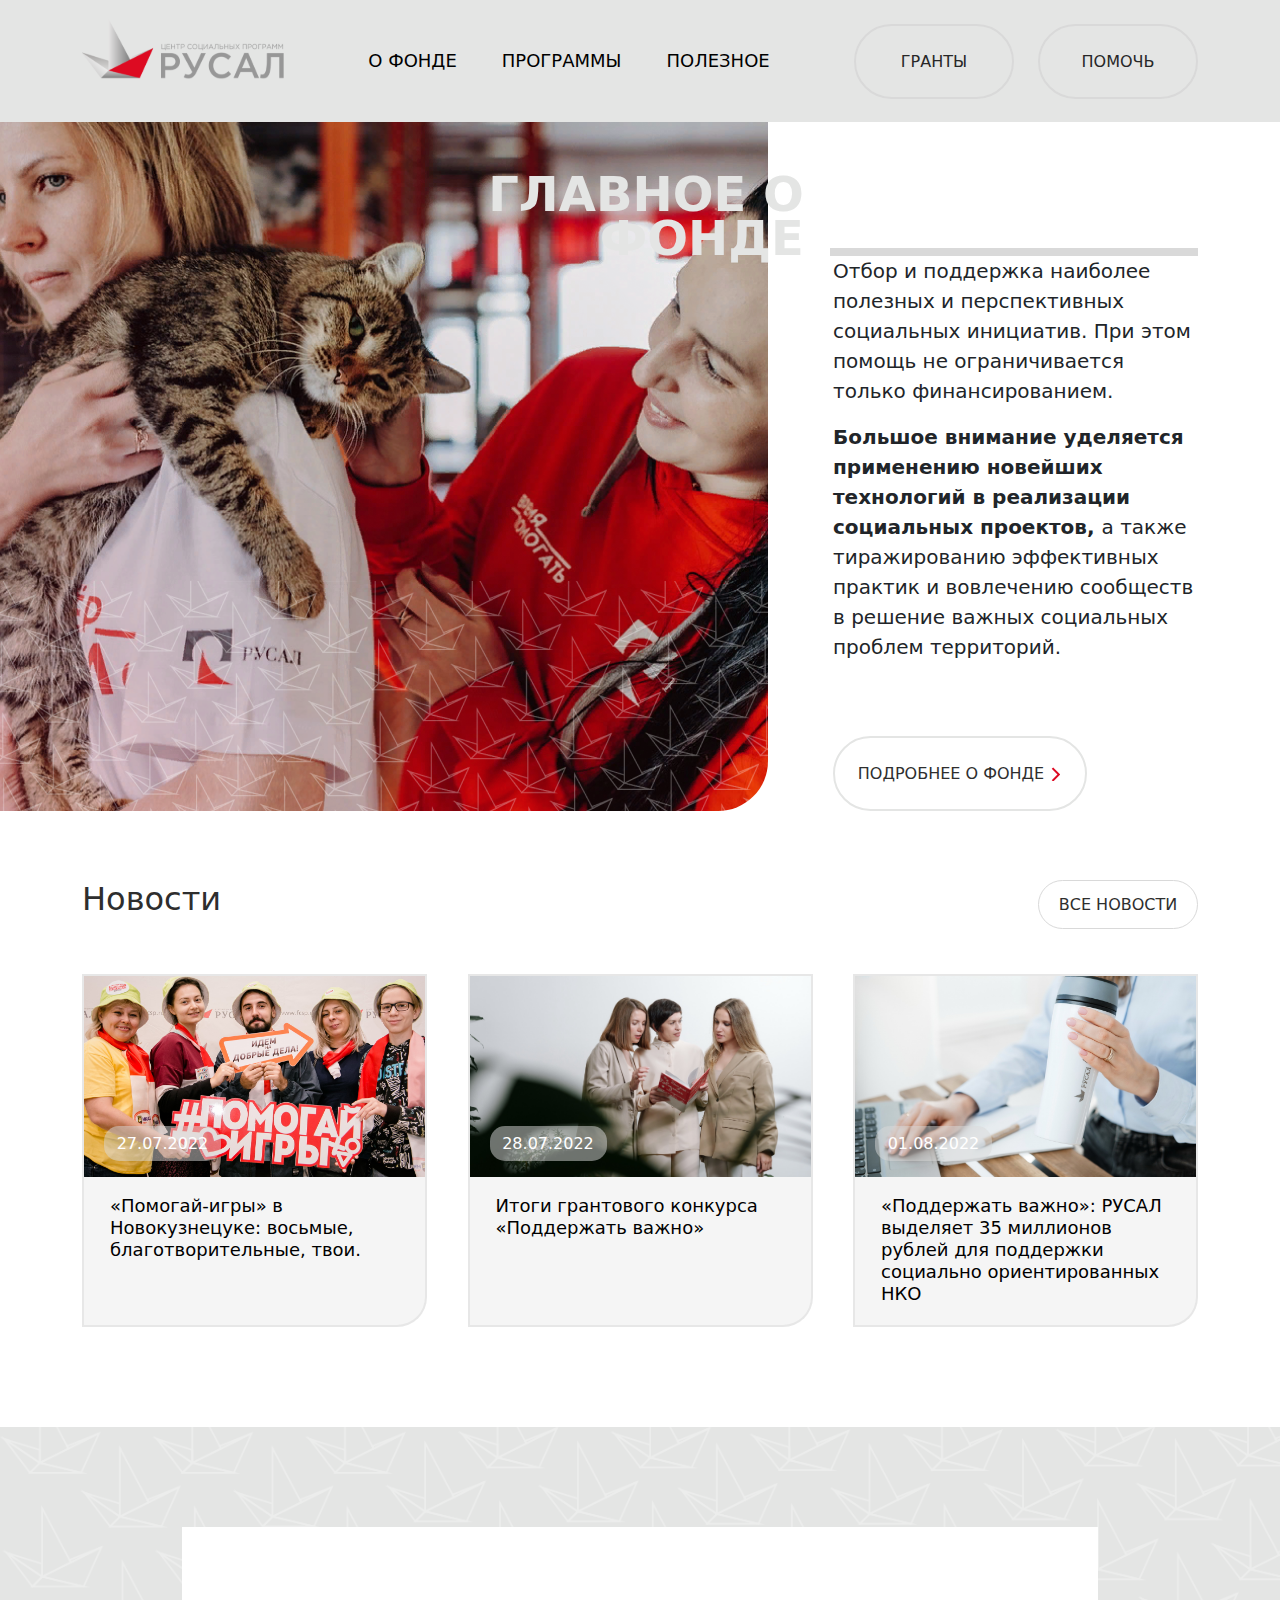
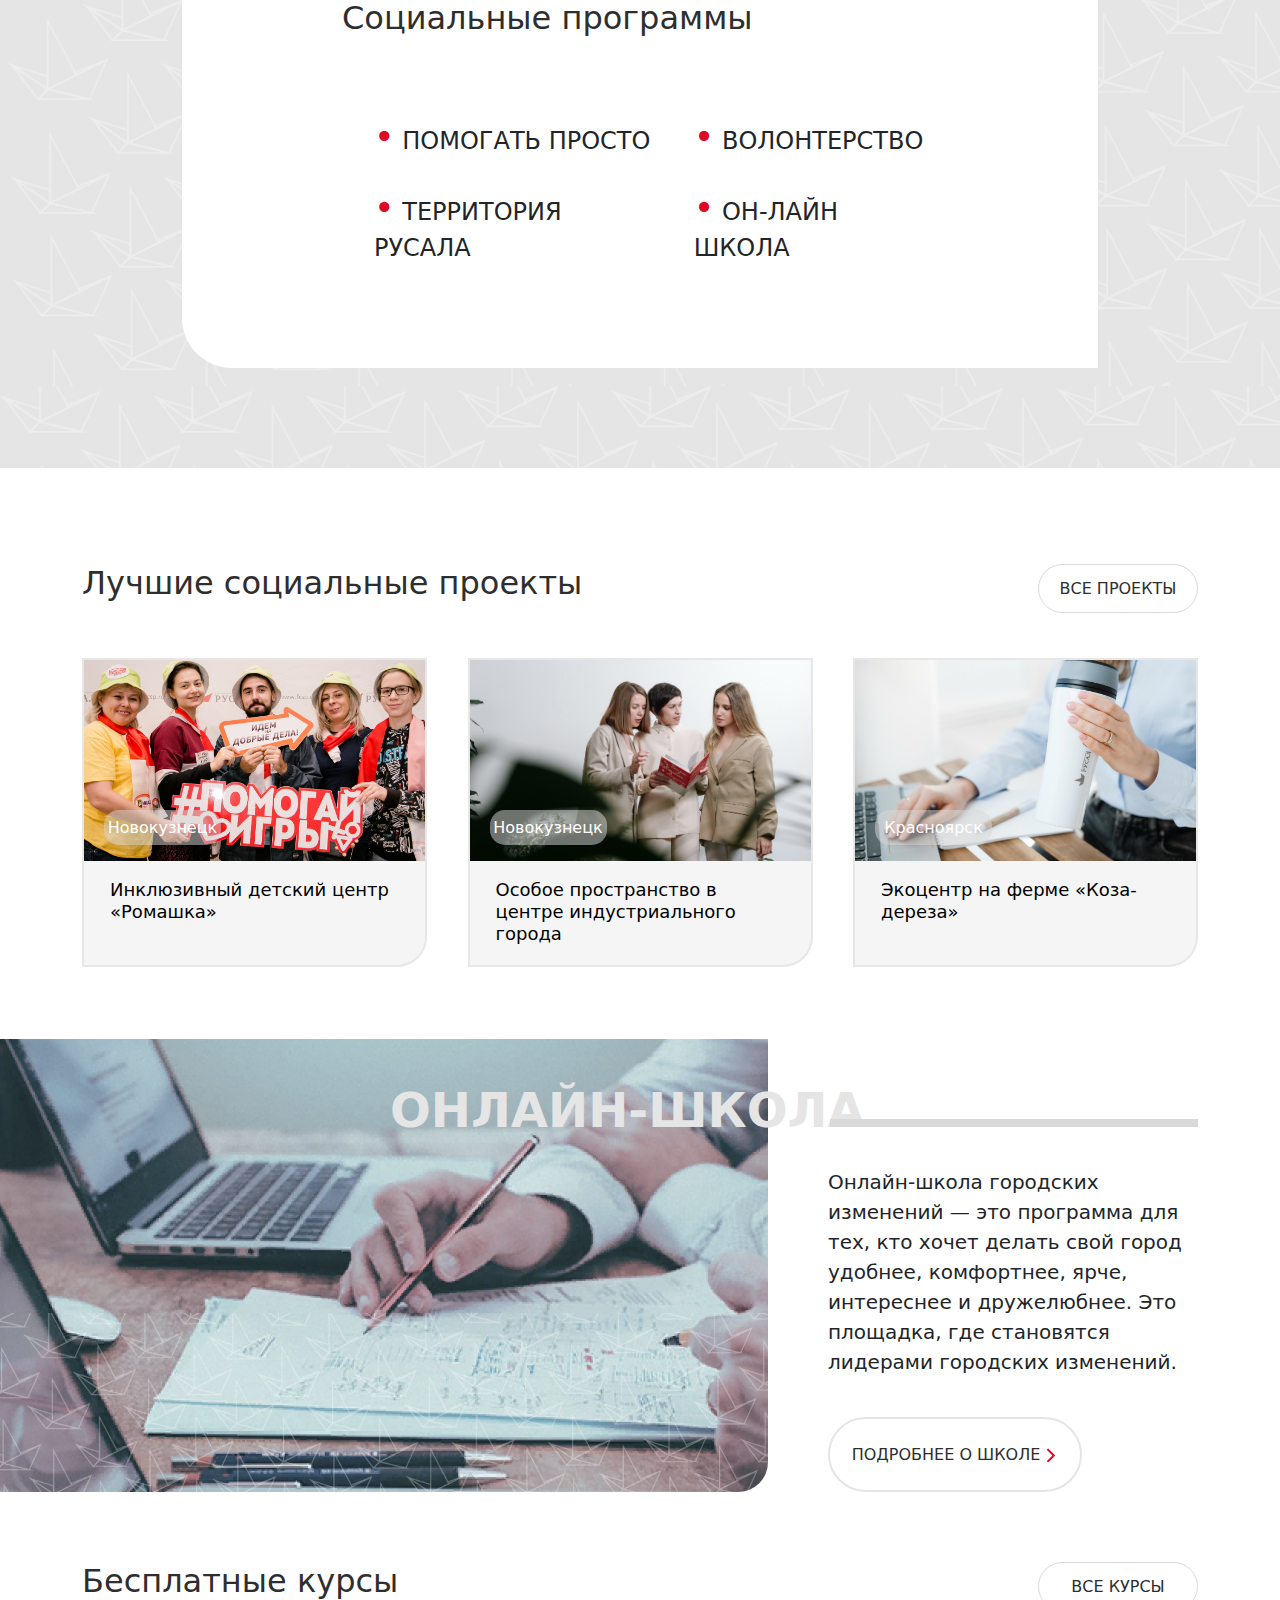
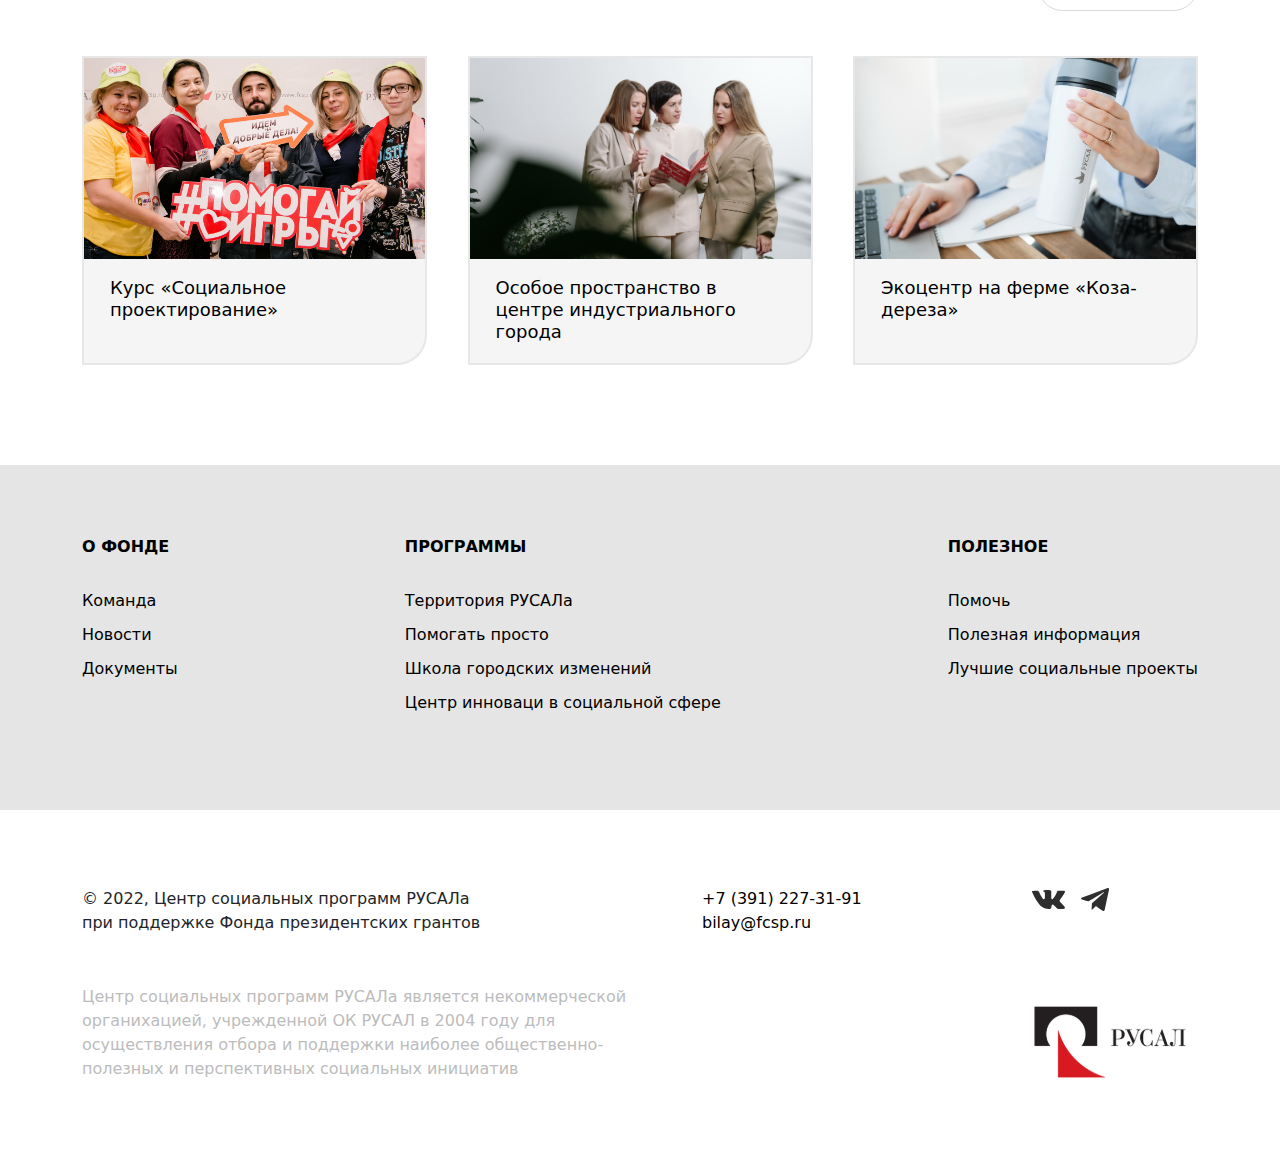
<file: index.html>
<!DOCTYPE html>
<html lang="ru">
<head>
    <meta charset="UTF-8">
    <meta http-equiv="X-UA-Compatible" content="IE=edge">
    <meta name="viewport" content="width=device-width, initial-scale=1.0">
    <title>Центр социальных программ - РУСАЛ </title>
    <link rel="preconnect" href="https://fonts.googleapis.com">
    <link rel="preconnect" href="https://fonts.gstatic.com" crossorigin>
    <link href="https://fonts.googleapis.com/css2?family=Inter:wght@400;700&display=swap" rel="stylesheet">
    <link rel="stylesheet" href="plugin/bootstrap/css/bootstrap.min.css">
    <link rel="stylesheet" href="plugin/swiper/swiper-bundle.min.css">
    <link rel="stylesheet" href="css/main.css">
</head>
<body>
    <header class="header">
        <div class="container">
            <div class="header-wrapper">
                <div>
                    <a href="#" class="header-logo">
                        <img src="svg/logo.svg" alt="Центр социальных программ - РУСАЛ">
                    </a>
                </div>
                <div class="nav-list d-none d-lg-flex">
                    <div class="nav-list__item">
                        О фонде
                        <div class="submenu">
                            <a href="#" class="submenu-item major">О фонде</a>
                            <a href="#" class="submenu-item">команда</a>
                            <a href="#" class="submenu-item">новости</a>
                            <a href="#" class="submenu-item">документы</a>
                            <a href="#" class="submenu-item">контакты</a>
                        </div>
                    </div>
                    <div class="nav-list__item">
                        Программы
                        <div class="submenu">
                            <a href="#" class="submenu-item major">программы</a>
                            <a href="#" class="submenu-item">Территория РУСАЛа</a>
                            <a href="#" class="submenu-item">Помогать просто</a>
                            <a href="#" class="submenu-item">Школа городских изменений</a>
                            <a href="#" class="submenu-item">Центр инноваци в социальной сфере</a>
                        </div>
                    </div>
                    <div class="nav-list__item">
                        полезное
                        <div class="submenu">
                            <a href="#" class="submenu-item major">полезное</a>
                            <a href="#" class="submenu-item">помочь</a>
                            <a href="#" class="submenu-item">полезная информация</a>
                            <a href="#" class="submenu-item">лучшие социальные проекты</a>
                        </div>
                    </div>
                </div>
                <div class="header-buttons">
                    <div>
                        <a href="#" class="btn-primary btn btn-main">
                            Гранты
                        </a>
                    </div>
                    <div>
                        <a href="#" class="btn-primary btn btn-main d-none d-sm-flex ms-2 ms-xl-4">
                            Помочь
                        </a>
                    </div>
                    <div class="burger-btn ms-3 d-lg-none">
                        <img src="svg/burger.svg" alt="">
                    </div>
                    <div class="mobile-menu">
                        <div class="mobile-menu__header">
                            <div class="header-logo">
                                <img src="svg/logo.svg" alt="Центр социальных программ - РУСАЛ">
                            </div>
                            <div class="close-btn">
                                <img src="svg/close.svg">
                            </div>
                        </div>
                        <div class="mobile-menu__nav">
                            <div class="mobile-menu__par">
                                <a href="#" class="mobile-menu__item major">О фонде</a>
                                <a href="#" class="mobile-menu__item">Команда</a>
                                <a href="#" class="mobile-menu__item">Новости</a>
                                <a href="#" class="mobile-menu__item">Документы</a>
                                <a href="#" class="mobile-menu__item">Контакты</a>
                            </div>
                            <div class="mobile-menu__par">
                                <a href="#" class="mobile-menu__item major">программы</a>
                                <a href="#" class="mobile-menu__item">Территория РУСАЛа</a>
                                <a href="#" class="mobile-menu__item">Помогать просто</a>
                                <a href="#" class="mobile-menu__item">Школа городских изменений</a>
                                <a href="#" class="mobile-menu__item">Центр инноваци в социальной сфере</a>
                            </div>
                            <div class="mobile-menu__par">
                                <a href="#" class="mobile-menu__item major">полезное</a>
                                <a href="#" class="mobile-menu__item">Помочь</a>
                                <a href="#" class="mobile-menu__item">Полезная информация</a>
                                <a href="#" class="mobile-menu__item">Лучшие социальные проекты</a>
                            </div>
                        </div>
                        <div class="">
                            <a href="#" class="btn-primary btn btn-white">
                                Гранты
                            </a>
                        </div>
                        <div class="mt-4">
                            <a href="tel:+73912273191" class="d-block">+7 (391) 227-31-91</a>
                            <a href="mailto:bilay@fcsp.ru" class="d-block">bilay@fcsp.ru</a>
                        </div>
                        <div class="d-flex mt-5">
                            <a href="#" class="me-3">
                                <img src="svg/vk.svg" alt="">
                            </a>
                            <a href="#">
                                <img src="svg/tg.svg" alt="">
                            </a>
                        </div>
                    </div>
                </div>
            </div>
        </div>
        </div>
    </header>
    <main>
        <section class="promo-block">
            <div class="promo-slider swiper">
                <div class="swiper-wrapper">
                    <div class="swiper-slide">
                        <img src="img/img_first.png" alt="" >
                    </div>
                    <div class="swiper-slide">
                        <img src="img/img_first.png" alt="" >
                    </div>
                    <div class="swiper-slide">
                        <img src="img/img_first.png" alt="" >
                    </div>
                </div>
            </div>
            <div class="container">
                <div class="promo-block-content">
                    <div class="promo-block__btn d-sm-none">
                        <a href="#" class="btn-primary btn btn-main">
                            Помочь
                        </a>
                    </div>
                    <div class="main-title">
                        <h2 class="title-2">Главное о фонде </h2>
                    </div>
                    <div class="description">
                        <p>Отбор и поддержка наиболее полезных и перспективных социальных инициатив. При этом помощь не ограничивается только финансированием. </p>
                        <p class="mt-3"><span class="fw-bold">Большое внимание уделяется применению новейших технологий в реализации социальных проектов, </span>
                            а также тиражированию эффективных практик и вовлечению сообществ в решение важных социальных проблем территорий.</p>
                        <a href="#" class="btn-more btn btn-primary">Подробнее о фонде </a>
                    </div>
                </div>
            </div>
        </section>

        <section class="news-block">
            <div class="decorate-lines decorate-lines-1">
                <div class="decorate-lines-1__1"></div>
                <div class="decorate-lines-1__2"></div>
                <div class="decorate-lines-1__3"></div>
            </div>
            <div class="container">
                <div class="">
                    <div class="d-flex justify-content-between">
                        <h3 class="title-3">Новости</h3>
                        <a href="#" class="btn btn-primary btn-mini d-none d-md-flex">Все новости</a>
                    </div>
                    <div class="news-wrapper">
                        <div class="art-item">
                            <a href="#" class="card card-item">
                                <div class="card-pic">
                                    <img src="img/news_1.png">
                                </div>
                                <div class="card-data">27.07.2022</div>
                                <div class="card-body">
                                    <div class="card-text">
                                        «Помогай-игры» в Новокузнецуке: восьмые, благотворительные, твои.
                                    </div>
                                </div>
                            </a>
                        </div>
                        <div class="art-item">
                            <a href="#" class="card card-item">
                                <div class="card-pic">
                                    <img src="img/news_2.png">
                                </div>
                                <div class="card-data">28.07.2022</div>
                                <div class="card-body">
                                    <div class="card-text">
                                        Итоги грантового конкурса «Поддержать важно»
                                    </div>
                                </div>
                            </a>
                        </div>
                        <div class="art-item">
                            <a href="#" class="card card-item">
                                <div class="card-pic">
                                    <img src="img/news_3.png">
                                </div>
                                <div class="card-data">01.08.2022</div>
                                <div class="card-body">
                                    <div class="card-text">
                                        «Поддержать важно»: РУСАЛ выделяет 35 миллионов рублей  для поддержки
                                        социально ориентированных НКО
                                    </div>
                                </div>
                            </a>
                        </div>
                    </div>
                    <div class="d-md-none mt-4 d-flex justify-content-end">
                        <a href="#" class="btn btn-primary btn-mini">Все новости</a>
                    </div>
                </div>
            </div>
        </section>

        <section class="social-pr">
            <div class="decorate-lines decorate-lines-2 d-none d-sm-block">
                <div class="decorate-lines-2__1"></div>
                <div class="decorate-lines-2__2"></div>
                <div class="decorate-lines-2__3"></div>
            </div>
            <div class="container">
                <div class="social-pr__wrapper">
                    <div class="">
                        <h3 class="title-3">Социальные программы</h3>
                    </div>
                    <div class="social-pr__list">
                        <ul class="">
                            <li class="social-list-item">
                                Помогать просто
                            </li>
                            <li class="social-list-item">
                                Территория Русала
                            </li>
                        </ul>
                        <ul class="">
                            <li class="social-list-item">
                                Волонтерство
                            </li>
                            <li class="social-list-item">
                                Он-лайн школа
                            </li>
                        </ul>
                    </div>
                    <div class="">

                    </div>
                </div>
            </div>
        </section>

        <section class="best-projects">
            <div class="container">
                <div class="">
                    <div class="d-flex justify-content-between">
                        <h3 class="title-3">Лучшие социальные проекты</h3>
                        <a href="#" class="btn btn-primary btn-mini d-none d-md-flex">ВСЕ проекты</a>
                    </div>
                    <div class="news-wrapper">
                        <div class="art-item">
                            <a href="#" class="card card-item">
                                <div class="card-pic">
                                    <img src="img/news_1.png">
                                </div>
                                <div class="card-data">Новокузнецк</div>
                                <div class="card-body">
                                    <div class="card-text">
                                        Инклюзивный детский центр «Ромашка»
                                    </div>
                                </div>
                            </a>
                        </div>
                        <div class="art-item">
                            <a href="#" class="card card-item">
                                <div class="card-pic">
                                    <img src="img/news_2.png">
                                </div>
                                <div class="card-data">Новокузнецк</div>
                                <div class="card-body">
                                    <div class="card-text">
                                        Особое пространство в центре индустриального города
                                    </div>
                                </div>
                            </a>
                        </div>
                        <div class="art-item">
                            <a href="#" class="card card-item">
                                <div class="card-pic">
                                    <img src="img/news_3.png">
                                </div>
                                <div class="card-data">Красноярск</div>
                                <div class="card-body">
                                    <div class="card-text">
                                        Экоцентр на ферме «Коза-дереза»
                                    </div>
                                </div>
                            </a>
                        </div>
                    </div>
                </div>
            </div>
        </section>

        <section class="online-school">
            <div class="school-img">
                <img src="img/online-school.png" alt="">
            </div>
            <div class="container">
                <div class="school-wrapper">
                    <div class="school-title">
                        <h2 class="title-2">онлайн-школа</h2>
                    </div>
                    <div class="school-content">
                        <div class="description">Онлайн-школа городских изменений — это программа для тех,
                            кто хочет делать свой город удобнее, комфортнее, ярче, интереснее и дружелюбнее.
                            Это площадка, где становятся лидерами городских изменений.
                        </div>
                        <div class="d-flex justify-content-end justify-content-sm-start">
                            <a href="#" class="btn-more btn btn-primary">Подробнее о школе </a>
                        </div>
                    </div>
                </div>
            </div>
        </section>

        <section class="courses">
            <div class="container">
                <div class="">
                    <div class="d-flex justify-content-between">
                        <h3 class="title-3">Бесплатные курсы</h3>
                        <a href="#" class="btn btn-primary btn-mini d-none d-md-flex">ВСЕ курсы</a>
                    </div>
                    <div class="news-wrapper">
                        <div class="art-item">
                            <a href="#" class="card card-item">
                                <div class="card-pic">
                                    <img src="img/news_1.png">
                                </div>
                                <div class="card-body">
                                    <div class="card-text">
                                        Курс «Социальное
                                        проектирование»
                                    </div>
                                </div>
                            </a>
                        </div>
                        <div class="art-item">
                            <a href="#" class="card card-item">
                                <div class="card-pic">
                                    <img src="img/news_2.png">
                                </div>
                                <div class="card-body">
                                    <div class="card-text">
                                        Особое пространство в центре индустриального города
                                    </div>
                                </div>
                            </a>
                        </div>
                        <div class="art-item">
                            <a href="#" class="card card-item">
                                <div class="card-pic">
                                    <img src="img/news_3.png">
                                </div>
                                <div class="card-body">
                                    <div class="card-text">
                                        Экоцентр на ферме «Коза-дереза»
                                    </div>
                                </div>
                            </a>
                        </div>
                    </div>
                </div>
            </div>
        </section>
    </main>
    <footer class="footer">
        <div class="footer-nav">
            <div class="decorate-lines decorate-lines-3">
                <div class="decorate-lines-3__1"></div>
                <div class="decorate-lines-3__2"></div>
            </div>
            <div class="container">
                <div class="d-md-flex justify-content-between">
                    <div class="footer-list">
                        <a href="#" class="footer-list-item">
                            <span class="major">О фонде</span>
                        </a>
                        <a href="#" class="footer-list-item">
                            Команда
                        </a>
                        <a href="#" class="footer-list-item">
                            Новости
                        </a>
                        <a href="#" class="footer-list-item">
                            Документы
                        </a>
                    </div>
                    <div class="footer-list">
                        <a href="#" class="footer-list-item">
                            <span class="major">программы</span>
                        </a>
                        <a href="#" class="footer-list-item">
                            Территория РУСАЛа
                        </a>
                        <a href="#" class="footer-list-item">
                            Помогать просто
                        </a>
                        <a href="#" class="footer-list-item">
                            Школа городских изменений
                        </a>
                        <a href="#" class="footer-list-item">
                            Центр инноваци в социальной сфере
                        </a>
                    </div>
                    <div class="footer-list">
                        <a href="#" class="footer-list-item">
                            <span class="major">полезное</span>
                        </a>
                        <a href="#" class="footer-list-item">
                            Помочь
                        </a>
                        <a href="#" class="footer-list-item">
                            Полезная информация
                        </a>
                        <a href="#" class="footer-list-item">
                            Лучшие социальные проекты
                        </a>
                    </div>
                </div>
            </div>
        </div>
        <div class="footer-info">
            <div class="container">
                <div class="row">
                    <div class="col-md-6">
                        <div>
                            © 2022, Центр социальных программ РУСАЛа<br> при поддержке Фонда президентских грантов
                        </div>
                        <div class="description">
                            Центр социальных программ РУСАЛа является некоммерческой органихацией,
                            учрежденной ОК РУСАЛ в 2004 году для осуществления отбора и поддержки
                            наиболее общественно-полезных и перспективных социальных инициатив
                        </div>
                    </div>
                    <div class="col-md-3 col-lg-4">
                        <a href="tel:+73912273191" class="footer-info__link">+7 (391) 227-31-91</a>
                        <a href="mailto:bilay@fcsp.ru" class="footer-info__link">bilay@fcsp.ru</a>
                    </div>
                    <div class="col-md-3 col-lg-2 d-flex flex-md-column justify-content-between mt-5 mt-md-0">
                        <div class="d-flex mt-4 mt-md-0">
                            <a href="#" class="me-3">
                                <img src="svg/vk.svg" alt="">
                            </a>
                            <a href="#">
                                <img src="svg/tg.svg" alt="">
                            </a>
                        </div>
                        <div class="">
                            <a href="#">
                                <img src="svg/logo-2.svg" alt="">
                            </a>
                        </div>
                    </div>
                </div>
            </div>
        </div>
    </footer>
    <div class="overlay">

    </div>
    <script src="plugin/bootstrap/js/bootstrap.min.js"></script>
    <script src="plugin/bootstrap/js/bootstrap.bundle.min.js"></script>
    <script src="plugin/jquery-3.6.1.min.js"></script>
    <script src="plugin/swiper/swiper-bundle.min.js"></script>
    <script src="js/script.js"></script>
</body>
</html>
</file>
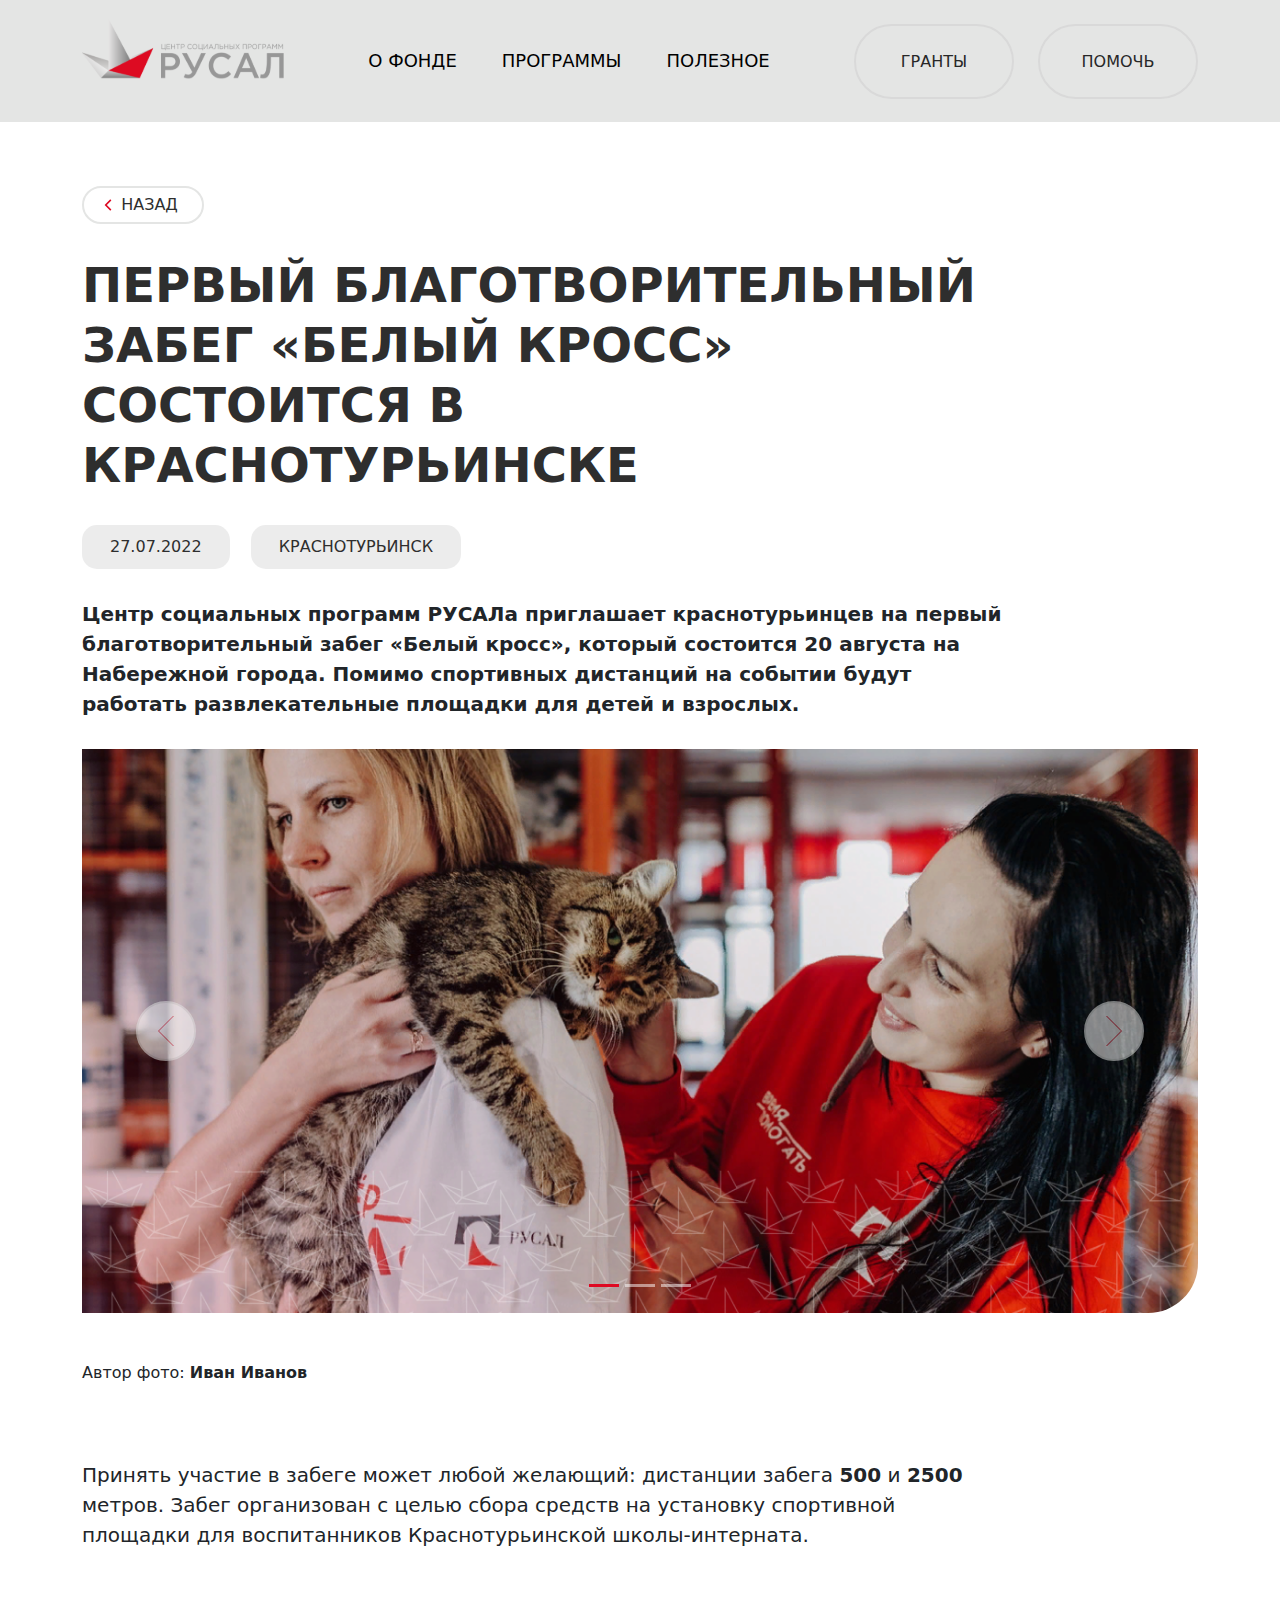
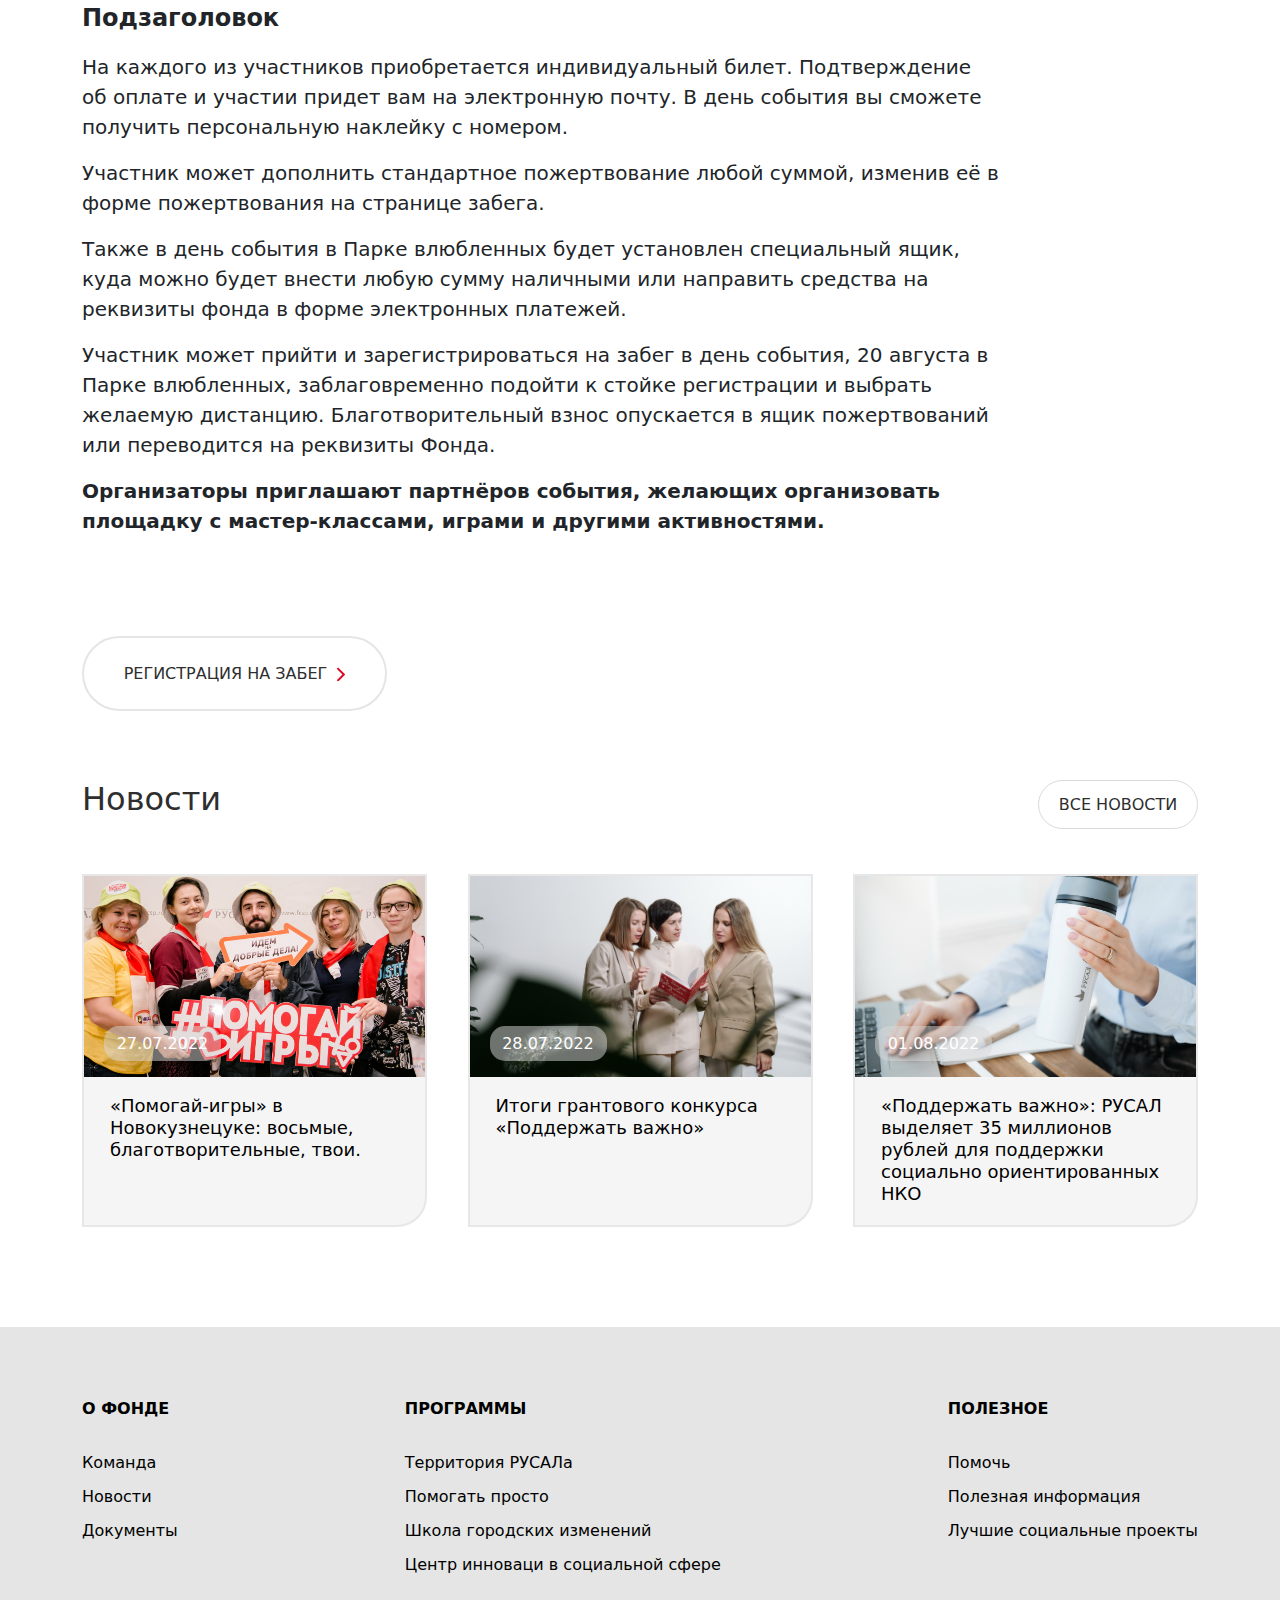
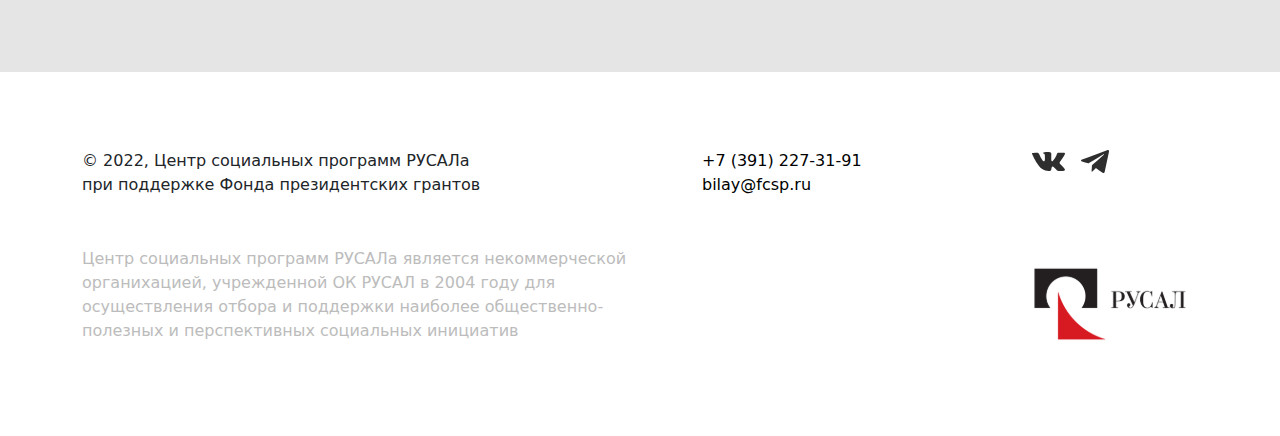
<file: news-detail.html>
<!DOCTYPE html>
<html lang="ru">
<head>
    <meta charset="UTF-8">
    <meta http-equiv="X-UA-Compatible" content="IE=edge">
    <meta name="viewport" content="width=device-width, initial-scale=1.0">
    <title>Центр социальных программ - РУСАЛ </title>
    <link rel="preconnect" href="https://fonts.googleapis.com">
    <link rel="preconnect" href="https://fonts.gstatic.com" crossorigin>
    <link href="https://fonts.googleapis.com/css2?family=Inter:wght@400;700&display=swap" rel="stylesheet">
    <link rel="stylesheet" href="plugin/bootstrap/css/bootstrap.min.css">
    <link rel="stylesheet" href="plugin/swiper/swiper-bundle.min.css">
    <link rel="stylesheet" href="css/main.css">
</head>
<body>
<header class="header">
    <div class="container">
        <div class="header-wrapper">
            <div>
                <a href="#" class="header-logo">
                    <img src="svg/logo.svg" alt="Центр социальных программ - РУСАЛ">
                </a>
            </div>
            <div class="nav-list d-none d-lg-flex">
                <div class="nav-list__item">
                    О фонде
                    <div class="submenu">
                        <a href="#" class="submenu-item major">О фонде</a>
                        <a href="#" class="submenu-item">команда</a>
                        <a href="#" class="submenu-item">новости</a>
                        <a href="#" class="submenu-item">документы</a>
                        <a href="#" class="submenu-item">контакты</a>
                    </div>
                </div>
                <div class="nav-list__item">
                    Программы
                    <div class="submenu">
                        <a href="#" class="submenu-item major">программы</a>
                        <a href="#" class="submenu-item">Территория РУСАЛа</a>
                        <a href="#" class="submenu-item">Помогать просто</a>
                        <a href="#" class="submenu-item">Школа городских изменений</a>
                        <a href="#" class="submenu-item">Центр инноваци в социальной сфере</a>
                    </div>
                </div>
                <div class="nav-list__item">
                    полезное
                    <div class="submenu">
                        <a href="#" class="submenu-item major">полезное</a>
                        <a href="#" class="submenu-item">помочь</a>
                        <a href="#" class="submenu-item">полезная информация</a>
                        <a href="#" class="submenu-item">лучшие социальные проекты</a>
                    </div>
                </div>
            </div>
            <div class="header-buttons">
                <div>
                    <a href="#" class="btn-primary btn btn-main">
                        Гранты
                    </a>
                </div>
                <div>
                    <a href="#" class="btn-primary btn btn-main d-none d-sm-flex ms-2 ms-xl-4">
                        Помочь
                    </a>
                </div>
                <div class="burger-btn ms-3 d-lg-none">
                    <img src="svg/burger.svg" alt="">
                </div>
                <div class="mobile-menu">
                    <div class="mobile-menu__header">
                        <div class="header-logo">
                            <img src="svg/logo.svg" alt="Центр социальных программ - РУСАЛ">
                        </div>
                        <div class="close-btn">
                            <img src="svg/close.svg">
                        </div>
                    </div>
                    <div class="mobile-menu__nav">
                        <div class="mobile-menu__par">
                            <a href="#" class="mobile-menu__item major">О фонде</a>
                            <a href="#" class="mobile-menu__item">Команда</a>
                            <a href="#" class="mobile-menu__item">Новости</a>
                            <a href="#" class="mobile-menu__item">Документы</a>
                            <a href="#" class="mobile-menu__item">Контакты</a>
                        </div>
                        <div class="mobile-menu__par">
                            <a href="#" class="mobile-menu__item major">программы</a>
                            <a href="#" class="mobile-menu__item">Территория РУСАЛа</a>
                            <a href="#" class="mobile-menu__item">Помогать просто</a>
                            <a href="#" class="mobile-menu__item">Школа городских изменений</a>
                            <a href="#" class="mobile-menu__item">Центр инноваци в социальной сфере</a>
                        </div>
                        <div class="mobile-menu__par">
                            <a href="#" class="mobile-menu__item major">полезное</a>
                            <a href="#" class="mobile-menu__item">Помочь</a>
                            <a href="#" class="mobile-menu__item">Полезная информация</a>
                            <a href="#" class="mobile-menu__item">Лучшие социальные проекты</a>
                        </div>
                    </div>
                    <div class="">
                        <a href="#" class="btn-primary btn btn-white">
                            Гранты
                        </a>
                    </div>
                    <div class="mt-4">
                        <a href="tel:+73912273191" class="d-block">+7 (391) 227-31-91</a>
                        <a href="mailto:bilay@fcsp.ru" class="d-block">bilay@fcsp.ru</a>
                    </div>
                    <div class="d-flex mt-5">
                        <a href="#" class="me-3">
                            <img src="svg/vk.svg" alt="">
                        </a>
                        <a href="#">
                            <img src="svg/tg.svg" alt="">
                        </a>
                    </div>
                </div>
            </div>
        </div>
    </div>
    </div>
</header>
<main>
    <section>
        <div class="container">
            <div class="breadcrumb-back">
                <a href="#" class="btn btn-secondary btn-back">НАЗАД</a>
            </div>
            <div class="article-title">
                <h2 class="title-2">Первый благотворительный забег «Белый кросс» состоится в Краснотурьинске</h2>
            </div>
            <div class="tag-wrapper">
                <div class="tag-item me-3">27.07.2022</div>
                <div class="tag-item">КРАСНОТУРЬИНСК</div>
            </div>
            <div class="article-subtitle d-none d-md-block">
                Центр социальных программ РУСАЛа приглашает краснотурьинцев на первый благотворительный
                забег «Белый кросс», который состоится 20 августа на Набережной города. Помимо спортивных
                дистанций на событии будут работать развлекательные площадки для детей и взрослых.
            </div>
            <div id="carouselArticle" class="carousel slide article-slider" data-bs-ride="carousel">
                <ol class="carousel-indicators">
                    <li data-bs-target="#carouselArticle" data-bs-slide-to="0" class="active"></li>
                    <li data-bs-target="#carouselArticle" data-bs-slide-to="1"></li>
                    <li data-bs-target="#carouselArticle" data-bs-slide-to="2"></li>
                </ol>
                <div class="carousel-inner">
                    <div class="carousel-item active">
                        <img class="d-block w-100" src="img/img_first.png" alt="First slide">
                    </div>
                    <div class="carousel-item">
                        <img class="d-block w-100" src="img/img_first.png" alt="Second slide">
                    </div>
                    <div class="carousel-item">
                        <img class="d-block w-100" src="img/img_first.png" alt="Third slide">
                    </div>
                </div>
                <button class="carousel-control-prev" data-bs-target="#carouselArticle" role="button" data-bs-slide="prev">
                    <span class="carousel-control-prev-icon" aria-hidden="true"></span>
                    <span class="sr-only"></span>
                </button>
                <button class="carousel-control-next" data-bs-target="#carouselArticle" role="button" data-bs-slide="next">
                    <span class="carousel-control-next-icon" aria-hidden="true"></span>
                    <span class="sr-only"></span>
                </button>
            </div>
        </div>
    </section>
    <section>
        <div class="container">
            <div class="description mt-4 mt-lg-5">
                Автор фото: <span class="fw-bold">Иван Иванов</span>
            </div>
            <div class="article-text">
                Принять участие в забеге может любой желающий: дистанции забега <span class="fw-bold">500</span>
                и <span class="fw-bold">2500</span> метров. Забег организован с целью сбора средств на установку
                спортивной площадки для воспитанников Краснотурьинской школы-интерната.

                <div class="subtitle">Подзаголовок</div>
                <div class="mt-3">
                    На каждого из участников приобретается индивидуальный билет. Подтверждение об оплате и участии
                    придет вам на электронную почту. В день события вы сможете получить персональную наклейку с
                    номером.
                </div>
                <div class="mt-3">
                    Участник может дополнить стандартное пожертвование любой суммой, изменив её в форме
                    пожертвования на странице забега.
                </div>
                <div class="mt-3">
                    Также в день события в Парке влюбленных будет установлен специальный ящик, куда можно будет
                    внести любую сумму наличными или направить средства на реквизиты фонда в форме электронных
                    платежей.
                </div>
                <div class="mt-3">
                    Участник может прийти и зарегистрироваться на забег в день события, 20 августа в Парке
                    влюбленных, заблаговременно подойти к стойке регистрации и выбрать желаемую дистанцию.
                    Благотворительный взнос опускается в ящик пожертвований или переводится на реквизиты Фонда.
                </div>
                <div class="mt-3 fw-bold">
                    Организаторы приглашают партнёров события, желающих организовать площадку с мастер-классами,
                    играми и другими активностями.
                </div>
            </div>
            <div class="article-btn">
                <a href="#" class="btn btn-primary btn-more large">регистрация на забег</a>
            </div>
        </div>
    </section>

    <section class="news-block">
        <div class="container">
            <div class="">
                <div class="d-flex justify-content-between">
                    <h3 class="title-3">Новости</h3>
                    <a href="#" class="btn btn-primary btn-mini d-none d-md-flex">Все новости</a>
                </div>
                <div class="news-wrapper">
                    <div class="art-item">
                        <a href="#" class="card card-item">
                            <div class="card-pic">
                                <img src="img/news_1.png">
                            </div>
                            <div class="card-data">27.07.2022</div>
                            <div class="card-body">
                                <div class="card-text">
                                    «Помогай-игры» в Новокузнецуке: восьмые, благотворительные, твои.
                                </div>
                            </div>
                        </a>
                    </div>
                    <div class="art-item">
                        <a href="#" class="card card-item">
                            <div class="card-pic">
                                <img src="img/news_2.png">
                            </div>
                            <div class="card-data">28.07.2022</div>
                            <div class="card-body">
                                <div class="card-text">
                                    Итоги грантового конкурса «Поддержать важно»
                                </div>
                            </div>
                        </a>
                    </div>
                    <div class="art-item">
                        <a href="#" class="card card-item">
                            <div class="card-pic">
                                <img src="img/news_3.png">
                            </div>
                            <div class="card-data">01.08.2022</div>
                            <div class="card-body">
                                <div class="card-text">
                                    «Поддержать важно»: РУСАЛ выделяет 35 миллионов рублей  для поддержки
                                    социально ориентированных НКО
                                </div>
                            </div>
                        </a>
                    </div>
                </div>
                <div class="d-md-none mt-4 d-flex justify-content-end">
                    <a href="#" class="btn btn-primary btn-mini">Все новости</a>
                </div>
            </div>
        </div>
    </section>

</main>
<footer class="footer">
    <div class="footer-nav">
        <div class="decorate-lines decorate-lines-3">
            <div class="decorate-lines-3__1"></div>
            <div class="decorate-lines-3__2"></div>
        </div>
        <div class="container">
            <div class="d-md-flex justify-content-between">
                <div class="footer-list">
                    <a href="#" class="footer-list-item">
                        <span class="major">О фонде</span>
                    </a>
                    <a href="#" class="footer-list-item">
                        Команда
                    </a>
                    <a href="#" class="footer-list-item">
                        Новости
                    </a>
                    <a href="#" class="footer-list-item">
                        Документы
                    </a>
                </div>
                <div class="footer-list">
                    <a href="#" class="footer-list-item">
                        <span class="major">программы</span>
                    </a>
                    <a href="#" class="footer-list-item">
                        Территория РУСАЛа
                    </a>
                    <a href="#" class="footer-list-item">
                        Помогать просто
                    </a>
                    <a href="#" class="footer-list-item">
                        Школа городских изменений
                    </a>
                    <a href="#" class="footer-list-item">
                        Центр инноваци в социальной сфере
                    </a>
                </div>
                <div class="footer-list">
                    <a href="#" class="footer-list-item">
                        <span class="major">полезное</span>
                    </a>
                    <a href="#" class="footer-list-item">
                        Помочь
                    </a>
                    <a href="#" class="footer-list-item">
                        Полезная информация
                    </a>
                    <a href="#" class="footer-list-item">
                        Лучшие социальные проекты
                    </a>
                </div>
            </div>
        </div>
    </div>
    <div class="footer-info">
        <div class="container">
            <div class="row">
                <div class="col-md-6">
                    <div>
                        © 2022, Центр социальных программ РУСАЛа<br> при поддержке Фонда президентских грантов
                    </div>
                    <div class="description">
                        Центр социальных программ РУСАЛа является некоммерческой органихацией,
                        учрежденной ОК РУСАЛ в 2004 году для осуществления отбора и поддержки
                        наиболее общественно-полезных и перспективных социальных инициатив
                    </div>
                </div>
                <div class="col-md-3 col-lg-4">
                    <a href="tel:+73912273191" class="footer-info__link">+7 (391) 227-31-91</a>
                    <a href="mailto:bilay@fcsp.ru" class="footer-info__link">bilay@fcsp.ru</a>
                </div>
                <div class="col-md-3 col-lg-2 d-flex flex-md-column justify-content-between mt-5 mt-md-0">
                    <div class="d-flex mt-4 mt-md-0">
                        <a href="#" class="me-3">
                            <img src="svg/vk.svg" alt="">
                        </a>
                        <a href="#">
                            <img src="svg/tg.svg" alt="">
                        </a>
                    </div>
                    <div class="">
                        <a href="#">
                            <img src="svg/logo-2.svg" alt="">
                        </a>
                    </div>
                </div>
            </div>
        </div>
    </div>
</footer>
<div class="overlay">

</div>
<script src="plugin/bootstrap/js/bootstrap.min.js"></script>
<script src="plugin/bootstrap/js/bootstrap.bundle.min.js"></script>
<script src="plugin/jquery-3.6.1.min.js"></script>
<script src="plugin/swiper/swiper-bundle.min.js"></script>
<script src="js/script.js"></script>
</body>
</html>
</file>
<file: css/main.css>
@keyframes left-right {
  from {opacity: 0; transform: translateX(-100%)}
  to { opacity: 1; transform: translateX(0) }
}

@keyframes right-left {
  from { opacity: 0; transform: translateX(100%)}
  to { opacity: 1; transform: translateX(0) }
}

body {
  overflow-x: hidden;
}

a {
  color: #000000;
  text-decoration: none;
}

a:hover {
  text-decoration: none;
  color: #DE0922;
}

.header {
  background: #E4E5E4;
}

.header-wrapper {
  height: 122px;
  display: flex;
  justify-content: space-between;
  align-items: center;
}

.header-logo {
  width: 202px;
  height: 68px;
  margin-bottom: 25px;
  display: block;
}

.header-logo img {
  width: 100%;
}

.header-buttons {
  position: relative;
  display: flex;
  align-items: center;
}

.nav-list {
  display: flex;
  margin: 0 95px;
}

.nav-list__item {
  position: relative;
  font-size: 18px;
  line-height: 22px;
  text-transform: uppercase;
  color: #000000;
  text-decoration: none;
  margin-left: 45px;
  transition: .3s;
  cursor: pointer;
}

.nav-list__item:first-child {
  margin-left: 0;
}

a.nav-list__item:hover {
  opacity: .7;
}

.nav-list__item .submenu {
  display: none;
  position: absolute;
  width: 252px;
  top: -49px;
  left: -36px;
  background: #D9D9D9;
  border-radius: 0 0 15px 15px;
  padding: 49px 0 32px 36px;
  z-index: 2;
}

.submenu-item {
  position: relative;
  text-transform: uppercase;
  display: block;
  font-size: 16px;
  color: #2E2E2E;
  margin-bottom: 18px;
  padding-right: 36px;
}

.submenu-item:after {
  position: absolute;
  content: '';
  top: -18px;
  right: 0;
  width: 30px;
  height: 60px;
  background: url("../svg/pointer.svg");
  opacity: 0;
  transition: .3s;
}

.submenu-item.major {
  font-size: 18px;
  color: #000000;
  margin-bottom: 43px;
}

.submenu-item:hover {
  color: #DE0922;
}

.submenu-item:hover::after {
  opacity: 1;
}

.burger-btn {
  width: 50px;
  height: 50px;
  display: flex;
  justify-content: center;
  align-items: center;
  background: #E4E5E4;
  border: 2px solid #D9D9D9;
  border-radius: 50px;;
}

.mobile-menu {
  display: none;
  position: absolute;
  top: -16px;
  right: -33px;
  width: 349px;
  padding: 11px 24px 48px 44px;
  height: auto;
  background: rgba(217, 217, 217, 0.9);
  border-radius: 0 0 0 15px;
  z-index: 3;
}

.mobile-menu__header {
  display: flex;
  justify-content: space-between;
  align-items: center;
}

.mobile-menu__nav {
  margin-top: 25px;
  margin-bottom: 116px;
}

.mobile-menu__par {
  margin-top: 50px;
}

.mobile-menu__item.major {
  margin-bottom: 20px;
  text-transform: uppercase;
  padding-left: 0;
}

.mobile-menu__item {
  display: block;
  margin-bottom: 15px;
  padding-left: 20px;
}

.close-img {
  cursor: pointer;
}

.btn:focus {
  box-shadow: none;
  background: inherit;
  color: #000000;
}

.btn-white {
  display: flex;
  justify-content: center;
  align-items: center;
  border: 2px solid #D9D9D9;
  border-radius: 50px;
  height: 75px;
  width: 160px;
  font-size: 16px;
  line-height: 19px;
  text-transform: uppercase;
  color: #272727;
  transition: .3s;
  background: #E4E5E4;
}

.btn-white:hover {
  background: #D9D9D9;
}

.btn-main {
  background: #E4E5E4;
  border: 2px solid #D9D9D9;
  border-radius: 50px;
  display: flex;
  justify-content: center;
  align-items: center;
  height: 75px;
  width: 240px;
  font-size: 16px;
  line-height: 19px;
  text-transform: uppercase;
  color: #272727;
  transition: .3s;
}

.btn-main:hover {
  background: #ffffff;
  border: 2px solid #D9D9D9;
  color: #272727;
}

.btn-main:focus {
  border: 2px solid #D9D9D9;
}

.btn-more {
  position: relative;
  background: #ffffff;
  display: flex;
  justify-content: center;
  align-items: center;
  padding-right: 30px;
  font-weight: 300;
  font-size: 16px;
  line-height: 19px;
  text-transform: uppercase;
  color: #2E2E2E;
  border: 2px solid #E4E5E4;
  border-radius: 50px;
  height: 75px;
  width: 254px;
  transition: .3s;
}

.btn-more:after {
  position: absolute;
  content: '';
  background: url('../svg/arrow.svg') no-repeat;
  width: 9px;
  height: 14px;
  right: 25px;
  top: calc(50% - 7px);
  transition: .3s;
}

.btn-more:hover {
  border: 2px solid #DE0922;
  color: #DE0922;
  background: #ffffff;
}

.btn-more:focus {
  border: 2px solid #DE0922;
}

.btn-more:hover::after {
  right: 20px;
}

.btn-more.large {
  width: 305px;
}

.large.btn-more:after {
  right: 40px;
}

.btn-mini {
  background: #ffffff;
  border: 1px solid #D9D9D9;
  border-radius: 30px;
  display: flex;
  justify-content: center;
  align-items: center;
  font-weight: 300;
  font-size: 16px;
  line-height: 19px;
  text-transform: uppercase;
  color: #2E2E2E;
  width: 190px;
  height: 49px;
  transition: .3s;
}

.btn-mini:hover {
  background: #D9D9D9;
  color: #000000;
  border: 1px solid #D9D9D9;
}

.btn-mini:focus {
  border: 1px solid #D9D9D9;
}

.btn-back {
  position: relative;
  display: flex;
  justify-content: center;
  align-items: center;
  padding-left: 25px;
  width: 122px;
  font-weight: 300;
  height: 38px;
  background: #FFFFFF;
  border: 2px solid #E4E5E4;
  border-radius: 50px;
  color: #2E2E2E;
}

.btn-back:before {
  position: absolute;
  content: '';
  top: 9px;
  left: 20px;
  width: 8px;
  height: 14px;
  background: url("../svg/arrow.svg") no-repeat;
  background-size: contain;
  transform: rotate(180deg);
}

.promo-block {
  position: relative;
  height: 689px;
}

.promo-block-content {
  position: relative;
  display: flex;
  align-items: center;
  height: 689px;
  justify-content: flex-end;
}

.promo-block-content:before {
  position: absolute;
  content: '';
  width: 50%;
  height: 8px;
  top: 126px;
  right: -145px;
  background: #D9D9D9;
  z-index: 1;
}

.promo-block-content .main-title {
  position: absolute;
  top: 51px;
  left: 36%;
  width: 320px;
  z-index: 1;
}

.promo-block__btn {
  position: absolute;
  top: -100px;
  left: 0;
  z-index: 1;
}

.promo-block__btn .btn-main {
  position: relative;
  width: 150px;
  height: 50px;
  background: rgba(228, 229, 228, 0.8);
  border: 2px solid #D9D9D9;
}

.promo-block__btn .btn-main:after {
  position: absolute;
  content: '';
  right: 22px;
  top: 16px;
  width: 8px;
  height: 14px;
  background: url("../svg/arrow.svg") no-repeat;
  background-size: contain;
}

.main-title .title-2 {
  text-align: right;
  color: #E4E5E4;
  line-height: 91%;
}

.title-2 {
  color: #2E2E2E;
  font-size: 48px;
  line-height: 125%;
  font-weight: 700;
  text-transform: uppercase;
}

.promo-slider {
  position: absolute;
  top: 0;
  left: 0;
  display: flex;
  margin-left: 0;
  width: 60%;
  height: 689px;
  border-radius: 0 0 50px 0;
  overflow: hidden;
  z-index: 1;
}

.promo-slider img {
  width: 100%;
  object-fit: cover;
  height: 100%;
}

.promo-block-content .description {
  width: 365px;
  margin-left: 40px;
  font-size: 20px;
}

.promo-block-content .btn-more {
  position: absolute;
  bottom: 0;
}

.title-3 {
  font-weight: 400;
  font-size: 32px;
  line-height: 39px;
  color: #2E2E2E;
}

.news-block {
  padding: 69px 0 100px;
  position: relative;
  z-index: 2;
}

.news-wrapper {
  display: flex;
  justify-content: space-between;
}

.art-item {
  width: 410px;
  margin-top: 45px;
}

.card-item {
  height: 100%;
  background: rgba(229, 229, 229, 0.4);
  border: 2px solid rgba(217, 217, 217, 0.5);
  border-radius: 0 0 30px 0;
}

.card-item:hover .card-pic img {
  transform: scale(1.2);
}

.card-pic {
  width: 406px;
  height: 201px;
  display: flex;
  align-items: center;
  justify-content: center;
  overflow: hidden;
}

.card-pic img {
  width: 100%;
  margin: 0 auto;
  transform: scale(1);
  transition: .4s;
}

.card-data {
  position: absolute;
  background: rgba(217, 217, 217, 0.5);
  display: flex;
  justify-content: center;
  align-items: center;
  border-radius: 15px;
  width: 139px;
  height: 35px;
  top: 150px;
  left: 20px;
  color: #fff;
}

.card-body {
  padding: 18px 24px 20px 26px;
  font-size: 18px;
  line-height: 22px;
}

.card-text {
  transition: .3s;
}

.card-text:hover {
  color: #DE0922;
}
.social-pr {
  position: relative;
  padding: 100px 0;
  background: #E4E5E4;
  z-index: 0;
}

.social-pr:before {
  position: absolute;
  content: '';
  width: 100%;
  height: 100%;
  top: 0;
  left: 0;
  background: url("../svg/back.svg");
  z-index: -1;
}

.social-pr__wrapper {
  margin: 0 100px;
  padding: 72px 160px 86px;
  background: #FFFFFF;
  border-radius: 0 0 0 50px;
}

.social-pr__list {
  display: flex;
  justify-content: space-around;
  margin-top: 50px;
}

.social-list-item {
  text-transform: uppercase;
  list-style: none;
  font-size: 24px;
  margin-top: 35px;
}

.social-list-item::before {
  content: "•";
  font-size: 35px;
  line-height: 0;
  color: #DE0922;
}

.best-projects {
  position: relative;
  padding: 96px 0 72px;
}

.online-school {
  position: relative;
  height: 453px;
}

.school-img {
  position: absolute;
  top: 0;
  left: 0;
  width: 60%;
  height: 453px;
  border-radius: 0 0 30px 0;
  overflow: hidden;
}

.school-img img {
  height: 100%;
  max-width: 100%;
  object-fit: cover;
}

.school-wrapper {
  position: relative;
}

.school-wrapper:before {
  position: absolute;
  content: '';
  width: 50%;
  height: 8px;
  top: 80px;
  right: -185px;
  background: #D9D9D9;
  z-index: 1;
}

.school-title {
  position: absolute;
  top: 50px;
  left: calc(50% - 250px);
}

.school-title .title-2 {
  color: #E4E5E4;
  line-height: 91%;
}

.school-content {
  width: 370px;
  height: 453px;
  margin-left: auto;
  display: flex;
  flex-direction: column;
  justify-content: flex-end;
}

.school-content .description {
  font-size: 20px;
  margin-bottom: 40px;
}

.courses {
  padding: 70px 0 100px;
}



.footer-nav {
  background: #E4E5E4;
  padding: 60px 0 95px;
  position: relative;
  z-index: 0;
}

.footer-list-item {
  display: block;
  margin-top: 10px;
  transition: .3s;
}

.footer-list-item:hover {
  opacity: .7;
}

.footer-list-item .major {
  display: block;
  text-transform: uppercase;
  font-weight: 700;
  margin-bottom: 30px;
}

.footer-info {
  padding: 77px 0 93px;
}

.footer-info__link {
  display: block;
  padding-left: 50px;
  transition: .3s;
}

.footer-info__link:hover {
  opacity: .7;
}

.footer-info .description {
  margin-top: 50px;
  color: #BCBCBC;
}

.breadcrumb-back {
  padding: 64px 0 31px;
}

.tag-wrapper {
  margin-top: 30px;
}

.tag-item {
  padding: 10px 28px;
  background: rgba(217, 217, 217, 0.5);
  border-radius: 15px;
  color: #2E2E2E;
  text-transform: uppercase;
  display: inline-block;
}

.article-title {
  width: 920px;
}

.article-subtitle {
  width: 920px;
  font-size: 20px;
  font-weight: 700;
  margin: 30px 0;
}

.article-slider {
  margin-top: 30px;
}

.article-slider .carousel-item {
  height: 564px;
  border-radius: 0 0 50px 0;
  overflow: hidden;
}

.article-slider .carousel-control-prev,
.article-slider .carousel-control-next {
  opacity: 1;
}

.article-slider .carousel-control-prev-icon,
.article-slider .carousel-control-next-icon {
  width: 60px;
  height: 60px;
  opacity: .5;
  transition: .3s;
}

.article-slider .carousel-control-prev-icon:hover,
.article-slider .carousel-control-next-icon:hover {
  opacity: 1;
}

.article-slider .carousel-control-prev-icon {
  background-image: url("../svg/arrow-slide-left.svg");
}

.article-slider .carousel-control-next-icon {
  background-image: url("../svg/arrow-slide-right.svg");
}

.article-slider .carousel-indicators .active {
  background-color: #DE0922;
}

.article-text {
  width: 920px;
  font-size: 20px;
  margin-top: 75px;
}

.article-text .subtitle {
  font-size: 24px;
  font-weight: 700;
  margin-top: 50px;
}

.article-btn {
  margin-top: 100px;
}






.decorate-lines {
  position: absolute;
  left: 0;
  top: 0;
  z-index: -1;
}

.decorate-lines-1__1 {
  position: absolute;
  background: url("../img/lines-1-1.png") no-repeat;
  background-size: contain;
  width: 201px;
  height: 201px;
  transform: translateX(-100%);
}

.animated .decorate-lines-1__1 {
  animation-name: left-right;
  animation-duration: .5s;
  animation-timing-function: ease-out;
  animation-fill-mode: forwards;
}

.decorate-lines-1__2 {
  position: absolute;
  background: url("../img/lines-1-2.png") no-repeat;
  background-size: contain;
  width: 556px;
  height: 750px;
  transform: translateX(-100%);
}

.animated .decorate-lines-1__2 {
  animation-name: left-right;
  animation-duration: .5s;
  animation-timing-function: ease-out;
  animation-delay: .3s;
  animation-fill-mode: forwards;
}

.decorate-lines-1__3 {
  position: absolute;
  background: url("../img/lines-1-3.png") no-repeat;
  background-size: contain;
  width: 338px;
  height: 338px;
  transform: translateX(-100%);
}

.animated .decorate-lines-1__3 {
  animation-name: left-right;
  animation-duration: .5s;
  animation-timing-function: ease-out;
  animation-delay: .5s;
  animation-fill-mode: forwards;
}

.decorate-lines-2 {
  position: absolute;
  right: 0;
  left: auto;
  top: 0;
  z-index: -1;
}

.decorate-lines-2__1 {
  position: absolute;
  background: url("../img/lines-2-1.png") no-repeat;
  background-size: contain;
  width: 188px;
  height: 374px;
  right: 0;
  top: 417px;
  transform: translateX(100%);
}

.animated .decorate-lines-2__1 {
  animation-name: right-left;
  animation-timing-function: ease-out;
  animation-duration: .5s;
  animation-fill-mode: forwards;
  animation-delay: .5s;
}

.decorate-lines-2__2 {
  position: absolute;
  background: url("../img/lines-2-2.png") no-repeat;
  background-size: contain;
  width: 341px;
  height: 335px;
  right: 0;
  transform: translateX(100%);
}

.animated .decorate-lines-2__2 {
  animation-name: right-left;
  animation-timing-function: ease-out;
  animation-duration: .5s;
  animation-fill-mode: forwards;
}

.decorate-lines-2__3 {
  position: absolute;
  background: url("../img/lines-2-3.png") no-repeat;
  background-size: contain;
  width: 732px;
  height: 1164px;
  right: 0;
  transform: translateX(100%);
}

.animated .decorate-lines-2__3 {
  animation-name: right-left;
  animation-timing-function: ease-out;
  animation-duration: .5s;
  animation-fill-mode: forwards;
  animation-delay: .3s;
}

.decorate-lines-3 {
  bottom: 0;
}

.decorate-lines-3__1 {
  position: absolute;
  background: url("../img/lines-3-1.png") no-repeat;
  background-size: contain;
  width: 201px;
  height: 201px;
  bottom: 0;
  transform: translateX(-100%);
}

.animated .decorate-lines-3__1 {
  animation-name: left-right;
  animation-duration: .5s;
  animation-timing-function: ease-out;
  animation-fill-mode: forwards;
}

.decorate-lines-3__2 {
  position: absolute;
  background: url("../img/lines-3-2.png") no-repeat;
  background-size: contain;
  width: 750px;
  height: 556px;
  transform: translateX(-100%);
  bottom: 0;
}

.animated .decorate-lines-3__2 {
  animation-name: left-right;
  animation-duration: .5s;
  animation-timing-function: ease-out;
  animation-delay: .3s;
  animation-fill-mode: forwards;
}

.overlay {
  position: fixed;
  display: none;
  width: 100%;
  height: 100%;
  top: 0;
  left: 0;
  right: 0;
  bottom: 0;
  background: rgba(46, 46, 46, 0.5);
  backdrop-filter: blur(5px);
  z-index: 2;
}

@media (max-width: 1400px) {

  .btn-main {
    width: 160px;
  }

  .nav-list {
    margin: 0 30px;
  }

  .promo-block-content:before {
    width: 33%;
    right: 0;
  }

  .btn-mini {
    width: 160px;
  }

  .art-item {
    width: 345px;
  }

  .card-pic {
    width: 341px;
  }

  .card-data {
    width: 117px;
  }

  .school-wrapper:before {
    width: 33%;
    right: 0;
  }
}

@media (max-width: 1200px) {

  .header-logo {
    width: 162px;
    height: 55px;
  }

  .nav-list__item {
    margin-left: 30px;
  }

  .promo-slider {
    width: 56%;
  }

  .promo-block-content:before {
    width: 28%;
  }

  .news-wrapper {
    justify-content: space-around;
    flex-wrap: wrap;
  }

  .social-pr__wrapper {
    padding: 72px 36px 86px;
  }

  .school-img {
    width: 55%;
  }
}

@media (max-width: 992px) {

  .header-wrapper {
    height: 85px;
  }

  .btn-main {
    height: 50px;
  }

  .promo-block {
    height: auto;
    padding-bottom: 70px;
  }

  .promo-slider {
    position: relative;
    width: 100%;
  }

  .promo-block-content {
    height: auto;
    display: block;
  }

  .promo-block-content:before {
    display: none;
  }

  .promo-block-content .main-title {
    position: relative;
    left: auto;
    top: auto;
    margin-top: 40px;
  }

  .main-title .title-2 {
    text-align: left;
    color: #2E2E2E;
  }

  .promo-block-content .description {
    width: auto;
    margin-left: 0;
    margin-top: 40px;
  }

  .promo-block-content .btn-more {
    position: relative;
    margin-top: 30px;
  }

  .social-pr__list {
    display: block;
  }

  .online-school {
    height: auto;
  }

  .school-img {
    position: relative;
    width: 100%;
  }

  .school-content {
    height: auto;
    width: auto;
    margin-left: 0;
    display: block;
    margin-top: 32px;
  }

  .school-title {
    width: 240px;
    top: -165px;
    left: auto;
    right: 0;
  }

  .school-title .title-2 {
    text-align: right;
  }

  .school-wrapper:before {
    height: 6px;
    top: -190px;
  }

  .footer-info__link {
    padding-left: 0;
  }

  .breadcrumb-back {
    padding: 30px 0 50px;
  }

  .article-slider .carousel-item {
    height: auto;
  }

  .article-slider .carousel-control-prev-icon,
  .article-slider .carousel-control-next-icon {
    width: 27px;
    height: 27px;
  }

  .article-title {
    width: 100%;
  }

  .article-title .title-2 {
    font-size: 20px;
  }

  .tag-wrapper {
    margin-top: 20px;
  }

  .article-subtitle {
    width: 100%;
  }

  .article-text {
    width: 100%;
    margin-top: 65px;
  }

  .article-btn {
    margin-top: 60px;
  }

  .decorate-lines-2__3 {
    width: 431px;
    height: 690px
  }

  .decorate-lines-2__2 {
    width: 200px;
  }

  .decorate-lines-2__1 {
    width: 120px;
    top: 248px;
  }

  .decorate-lines-3__2 {
    width: 400px;
    height: 296px;
  }

  .decorate-lines-3__1 {
    width: 106px;
    height: 106px;
  }
}

@media (max-width: 768px) {

  .header-wrapper .btn-main {
    width: 100px;
  }

  .promo-slider {
    height: 319px;
  }

  .news-block {
    padding: 100px 0 49px;
  }

  .art-item {
    margin-top: 30px;
  }

  .social-pr__wrapper {
    margin: 0;
  }

  .school-img {
    height: 319px;
  }

  .footer-list {
    margin-top: 50px;
  }

  .footer-nav {
    padding: 5px 0 113px;
  }

  .footer-info {
    padding: 50px 0 130px;
  }

  .footer-info .description {
    margin-bottom: 100px;
  }
}

@media (max-width: 576px) {

  .mobile-menu {
    right: -12px;
  }

  .social-pr__list ul {
    padding-left: 0;
  }

  .social-pr__wrapper {
    padding: 50px 36px;
  }




  .decorate-lines-1__1 {
    width: 110px;
  }

  .decorate-lines-1__2 {
    width: 305px;
  }

  .decorate-lines-1__3 {
    width: 186px;
  }

  .decorate-lines-2 {
    display: none;
  }

}

@media (max-width: 375px) {

  .decorate-lines-3__1 {
    width: 66px;
    height: 66px;
  }

  .decorate-lines-3__2 {
    width: 250px;
    height: 185px;
  }

}
</file>
